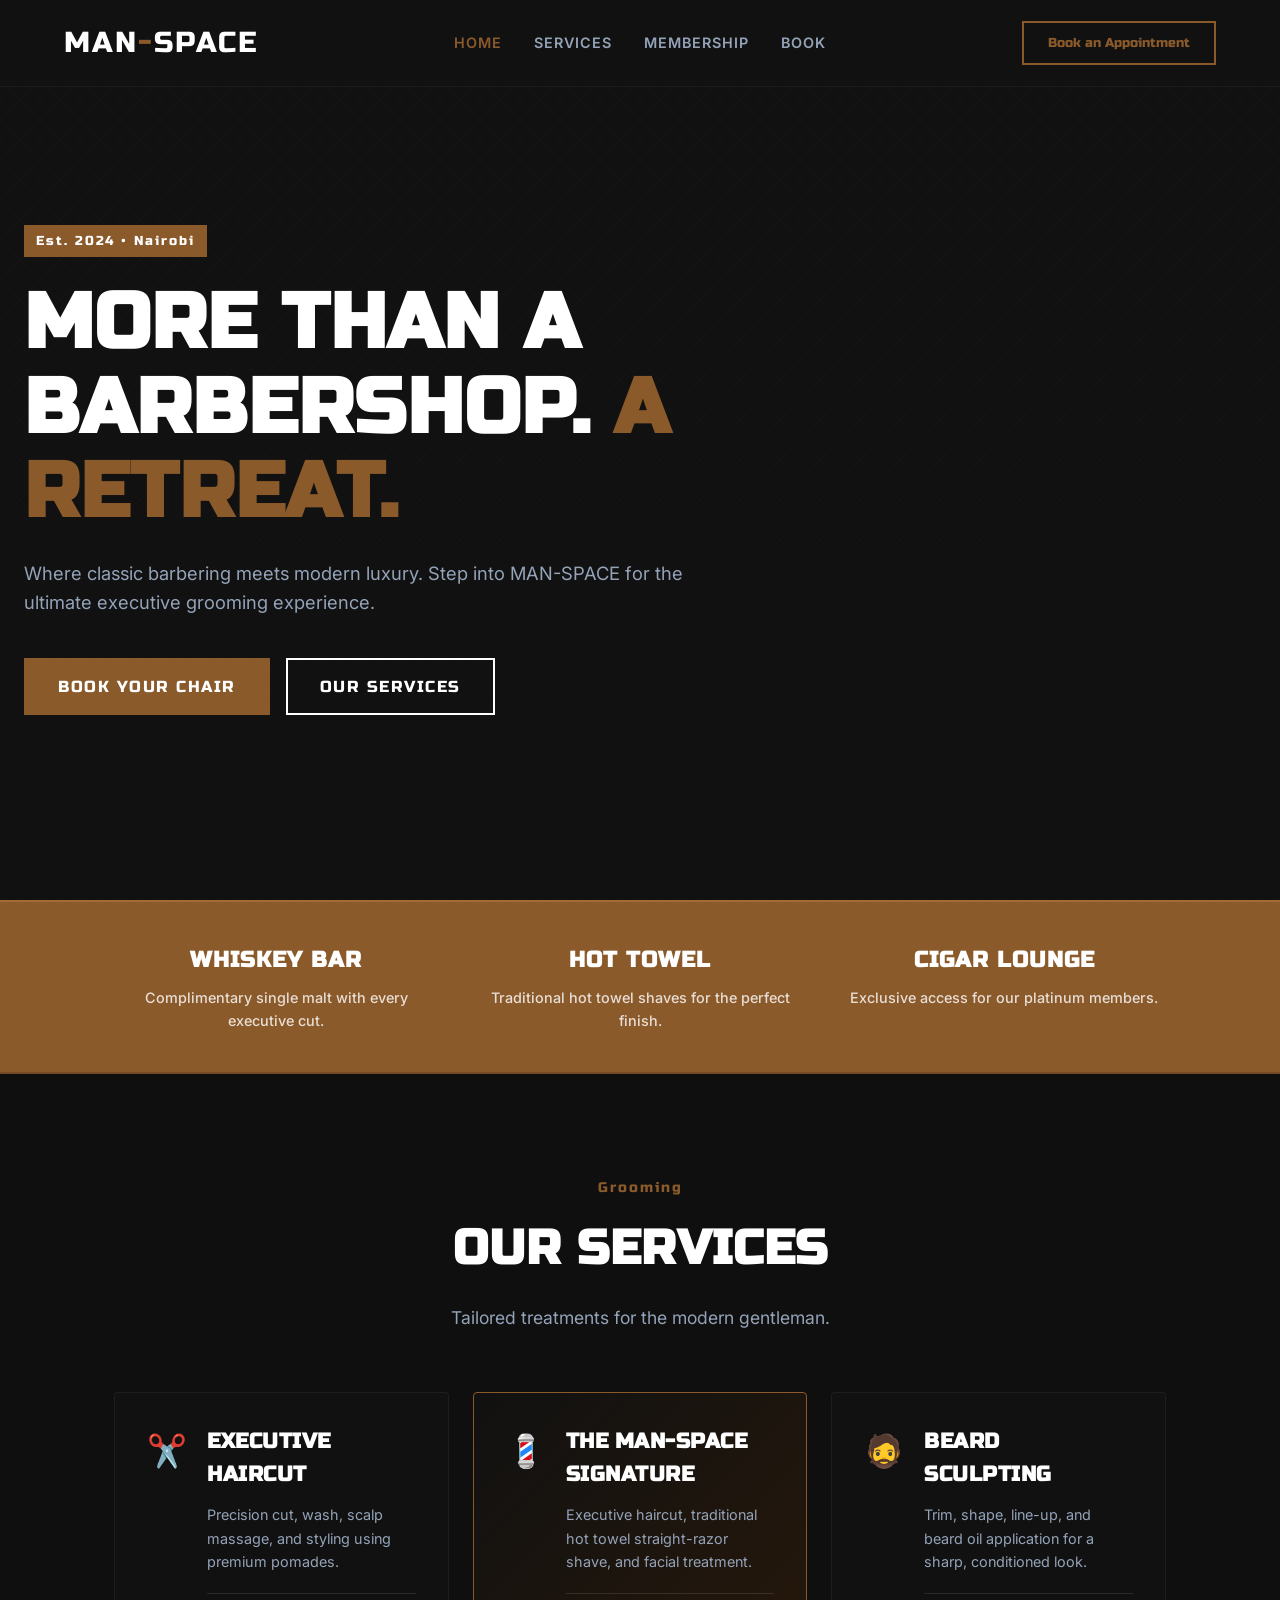
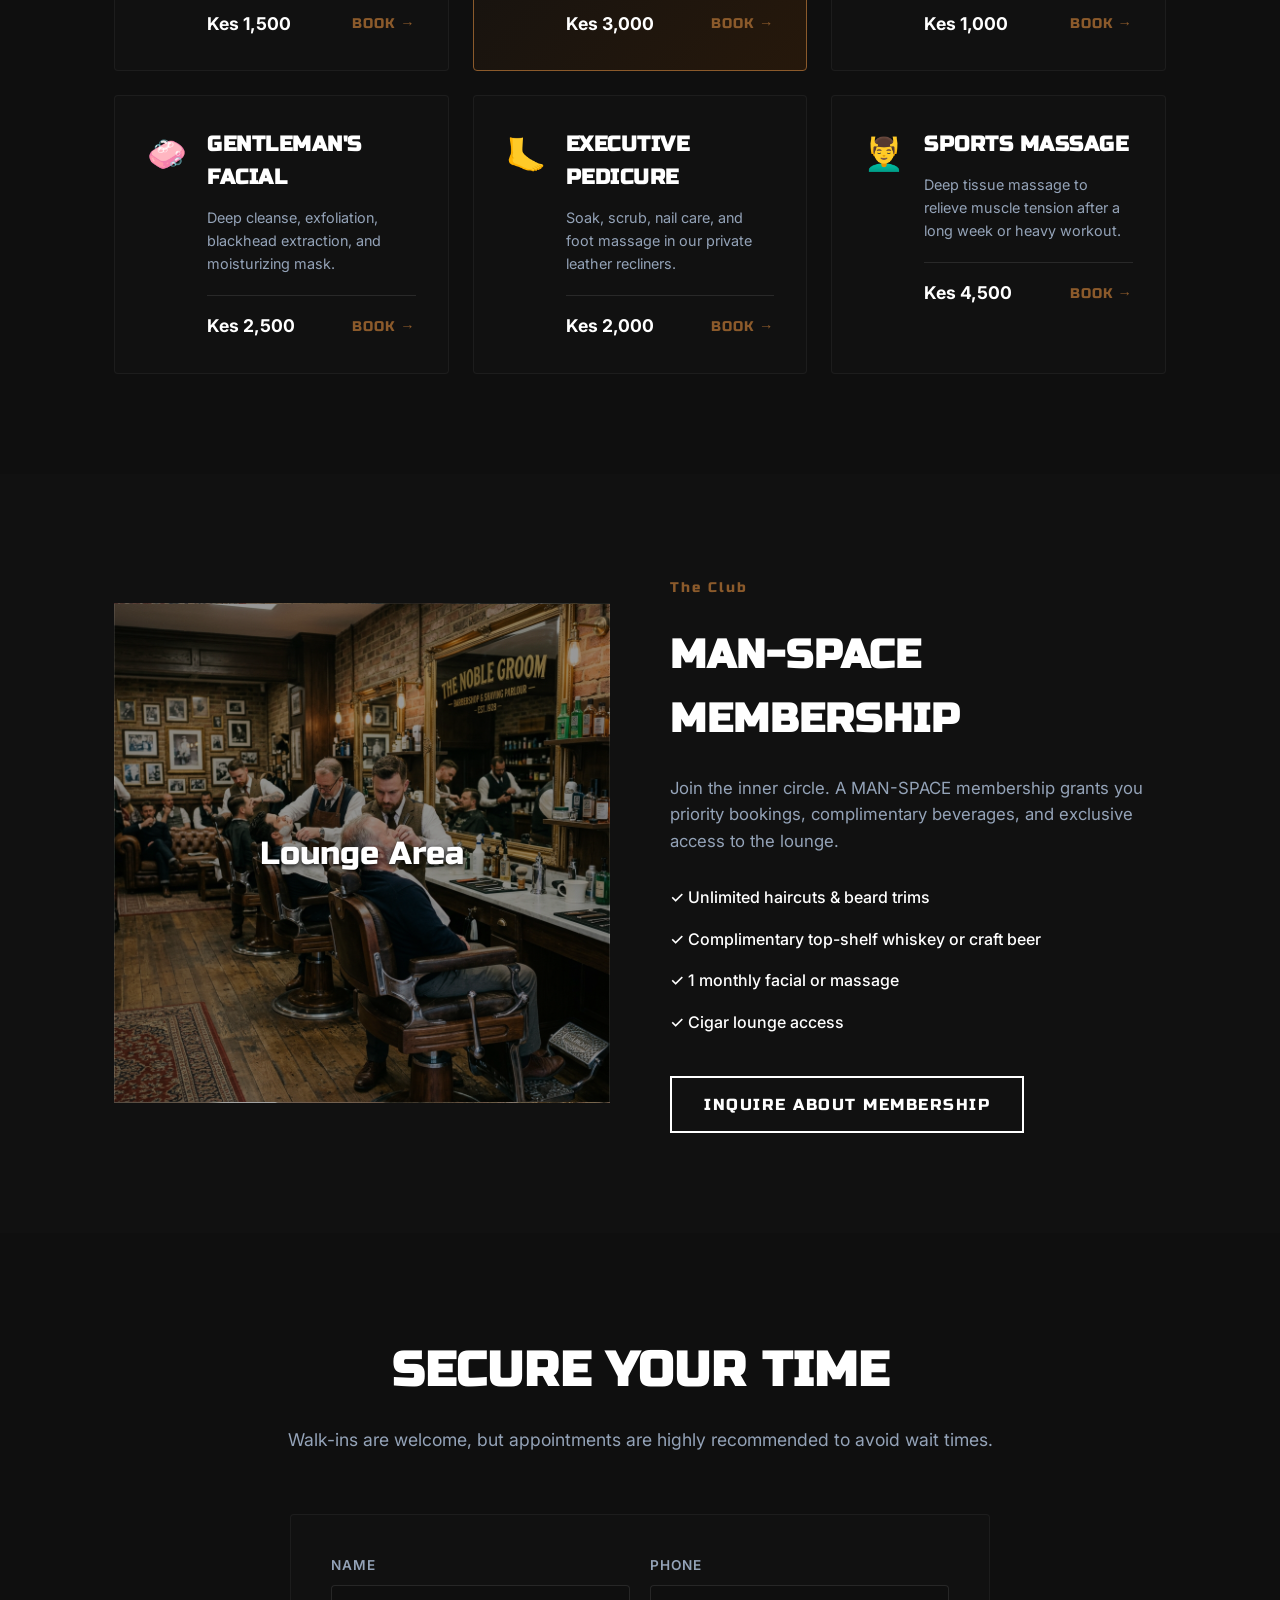
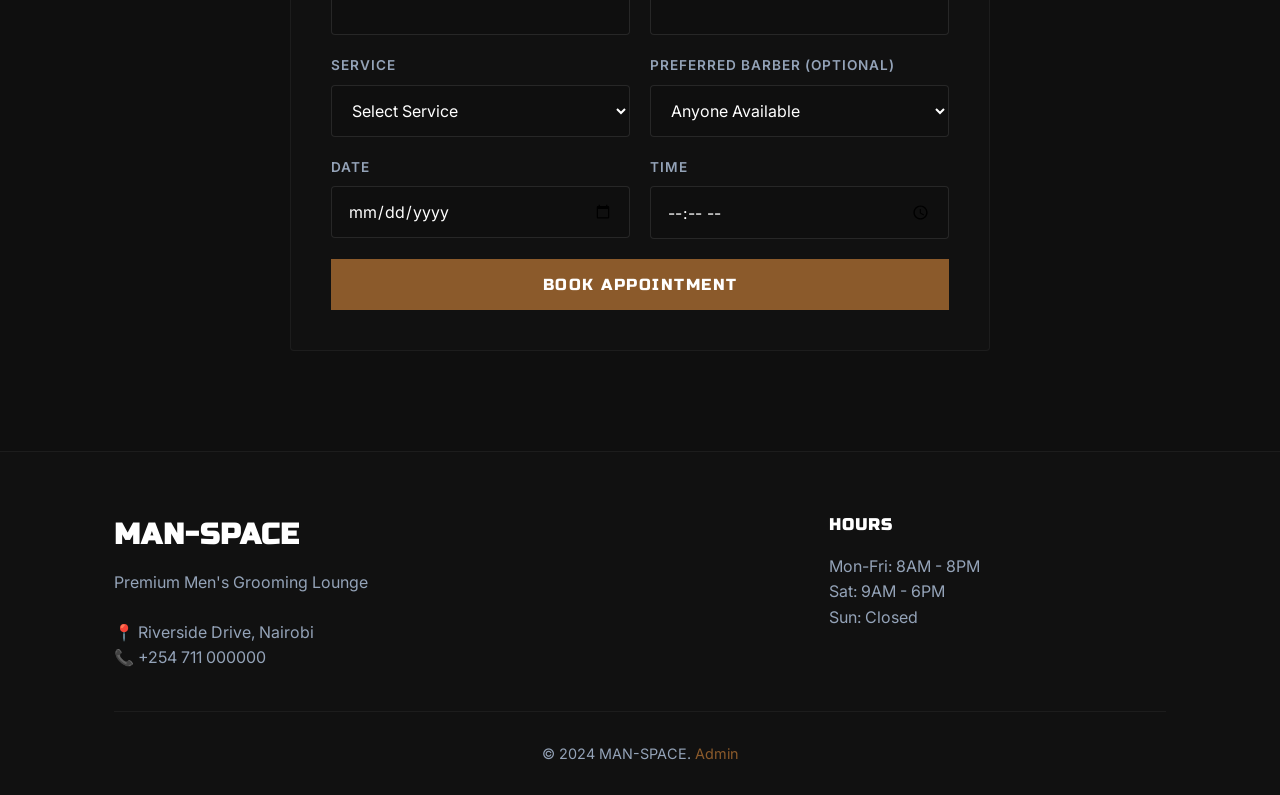
<file: index.html>
<!DOCTYPE html>

<html lang="en">
<head>
<meta charset="utf-8"/><meta content="width=device-width,initial-scale=1.0" name="viewport"/>
<title>MAN-SPACE | Premium Men's Grooming Lounge &amp; Barbershop</title>
<meta content="MAN-SPACE is Nairobi's premier men's grooming lounge. Experience classic barbering, beard styling, and executive grooming in a masculine, refined environment." name="description"/>
<link href="https://fonts.googleapis.com/css2?family=Russo+One&amp;family=Inter:wght@400;500;600;700&amp;display=swap" rel="stylesheet"/>
<link href="style.css" rel="stylesheet"/>
</head>
<body>
<nav class="navbar" id="navbar"><div class="nav-container">
<a class="nav-logo" href="#home">MAN<span class="accent">-</span>SPACE</a>
<ul class="nav-links" id="navLinks"><li><a class="nav-link active" href="#home">Home</a></li><li><a class="nav-link" href="#services">Services</a></li><li><a class="nav-link" href="#membership">Membership</a></li><li><a class="nav-link" href="#booking">Book</a></li></ul>
<a class="nav-cta" href="#booking">Book an Appointment</a>
<button class="hamburger" id="hamburger"><span></span><span></span><span></span></button>
</div></nav>
<header class="hero" id="home">
<div class="hero-bg" style=" background-image: linear-gradient(rgba(0,0,0,0.6), rgba(0,0,0,0.6)), url('https://loremflickr.com/1200/800/barbershop,haircut?lock=100') !important; background-size: cover !important; background-position: center !important;"></div>
<div class="hero-content">
<span class="hero-badge">Est. 2024 • Nairobi</span>
<h1>More Than A<br/>Barbershop. <span class="accent">A Retreat.</span></h1>
<p class="hero-sub">Where classic barbering meets modern luxury. Step into MAN-SPACE for the ultimate executive grooming experience.</p>
<div class="hero-actions">
<a class="btn btn-primary" href="#booking">Book Your Chair</a>
<a class="btn btn-outline" href="#services">Our Services</a>
</div>
</div>
</header>
<section class="banner">
<div class="container">
<div class="b-grid">
<div class="b-item"><h3>Whiskey Bar</h3><p>Complimentary single malt with every executive cut.</p></div>
<div class="b-item"><h3>Hot Towel</h3><p>Traditional hot towel shaves for the perfect finish.</p></div>
<div class="b-item"><h3>Cigar Lounge</h3><p>Exclusive access for our platinum members.</p></div>
</div>
</div>
</section>
<section class="section services-section" id="services">
<div class="container">
<div class="section-header"><span class="tag">Grooming</span><h2>Our Services</h2><p>Tailored treatments for the modern gentleman.</p></div>
<div class="services-grid">
<div class="svc-card">
<div class="svc-icon">✂️</div>
<div class="svc-content">
<h3>Executive Haircut</h3>
<p>Precision cut, wash, scalp massage, and styling using premium pomades.</p>
<div class="svc-price">Kes 1,500 <button class="btn-text" onclick="bookSvc('Executive Haircut')">Book →</button></div>
</div>
</div>
<div class="svc-card featured">
<div class="svc-icon">💈</div>
<div class="svc-content">
<h3>The MAN-SPACE Signature</h3>
<p>Executive haircut, traditional hot towel straight-razor shave, and facial treatment.</p>
<div class="svc-price">Kes 3,000 <button class="btn-text" onclick="bookSvc('The Signature')">Book →</button></div>
</div>
</div>
<div class="svc-card">
<div class="svc-icon">🧔</div>
<div class="svc-content">
<h3>Beard Sculpting</h3>
<p>Trim, shape, line-up, and beard oil application for a sharp, conditioned look.</p>
<div class="svc-price">Kes 1,000 <button class="btn-text" onclick="bookSvc('Beard Sculpting')">Book →</button></div>
</div>
</div>
<div class="svc-card">
<div class="svc-icon">🧼</div>
<div class="svc-content">
<h3>Gentleman's Facial</h3>
<p>Deep cleanse, exfoliation, blackhead extraction, and moisturizing mask.</p>
<div class="svc-price">Kes 2,500 <button class="btn-text" onclick="bookSvc('Gentlemans Facial')">Book →</button></div>
</div>
</div>
<div class="svc-card">
<div class="svc-icon">🦶</div>
<div class="svc-content">
<h3>Executive Pedicure</h3>
<p>Soak, scrub, nail care, and foot massage in our private leather recliners.</p>
<div class="svc-price">Kes 2,000 <button class="btn-text" onclick="bookSvc('Executive Pedicure')">Book →</button></div>
</div>
</div>
<div class="svc-card">
<div class="svc-icon">💆‍♂️</div>
<div class="svc-content">
<h3>Sports Massage</h3>
<p>Deep tissue massage to relieve muscle tension after a long week or heavy workout.</p>
<div class="svc-price">Kes 4,500 <button class="btn-text" onclick="bookSvc('Sports Massage')">Book →</button></div>
</div>
</div>
</div>
</div>
</section>
<section class="section split-section" id="membership">
<div class="container"><div class="split-grid">
<div class="split-img" style="color: white !important; text-shadow: 0 2px 4px rgba(0,0,0,0.8); background-image: linear-gradient(rgba(0,0,0,0.4), rgba(0,0,0,0.4)), url('images/vintage_barber.png') !important; background-size: cover !important; background-position: center !important; color: white !important; text-shadow: 0 2px 4px rgba(0,0,0,0.8);">Lounge Area</div>
<div class="split-content">
<span class="tag">The Club</span>
<h2>MAN-SPACE Membership</h2>
<p>Join the inner circle. A MAN-SPACE membership grants you priority bookings, complimentary beverages, and exclusive access to the lounge.</p>
<ul class="check-list">
<li>✓ Unlimited haircuts &amp; beard trims</li>
<li>✓ Complimentary top-shelf whiskey or craft beer</li>
<li>✓ 1 monthly facial or massage</li>
<li>✓ Cigar lounge access</li>
</ul>
<a class="btn btn-outline" href="#booking" onclick="bookSvc('Membership Inquiry')">Inquire About Membership</a>
</div>
</div></div>
</section>
<section class="section booking-section" id="booking">
<div class="container">
<div class="section-header"><h2>Secure Your Time</h2><p>Walk-ins are welcome, but appointments are highly recommended to avoid wait times.</p></div>
<div class="booking-wrap">
<form class="booking-form" id="bookingForm">
<div class="form-row"><div class="form-group"><label>Name</label><input name="name" required="" type="text"/></div><div class="form-group"><label>Phone</label><input name="phone" required="" type="tel"/></div></div>
<div class="form-row"><div class="form-group"><label>Service</label><select id="svcSelect" name="service" required=""><option value="">Select Service</option><option>Executive Haircut</option><option>The Signature</option><option>Beard Sculpting</option><option>Gentlemans Facial</option><option>Executive Pedicure</option><option>Sports Massage</option><option>Membership Inquiry</option></select></div><div class="form-group"><label>Preferred Barber (Optional)</label><select name="barber"><option value="Any">Anyone Available</option><option value="Mike">Mike (Master Barber)</option><option value="John">John (Fade Specialist)</option></select></div></div>
<div class="form-row"><div class="form-group"><label>Date</label><input name="date" required="" type="date"/></div><div class="form-group"><label>Time</label><input name="time" required="" type="time"/></div></div>
<button class="btn btn-primary btn-full" type="submit">Book Appointment</button>
</form>
</div>
</div>
</section>
<footer class="footer">
<div class="container">
<div class="f-grid">
<div class="f-info"><h3>MAN-SPACE</h3><p>Premium Men's Grooming Lounge</p><p class="mt-4">📍 Riverside Drive, Nairobi</p><p>📞 +254 711 000000</p></div>
<div class="f-hours"><h4>Hours</h4><p>Mon-Fri: 8AM - 8PM</p><p>Sat: 9AM - 6PM</p><p>Sun: Closed</p></div>
</div>
<div class="f-bottom"><p>© 2024 MAN-SPACE. <a href="admin.html">Admin</a></p></div>
</div>
</footer>
<div class="toast" id="toast"></div>
<script src="script.js"></script>
</body></html>
</file>
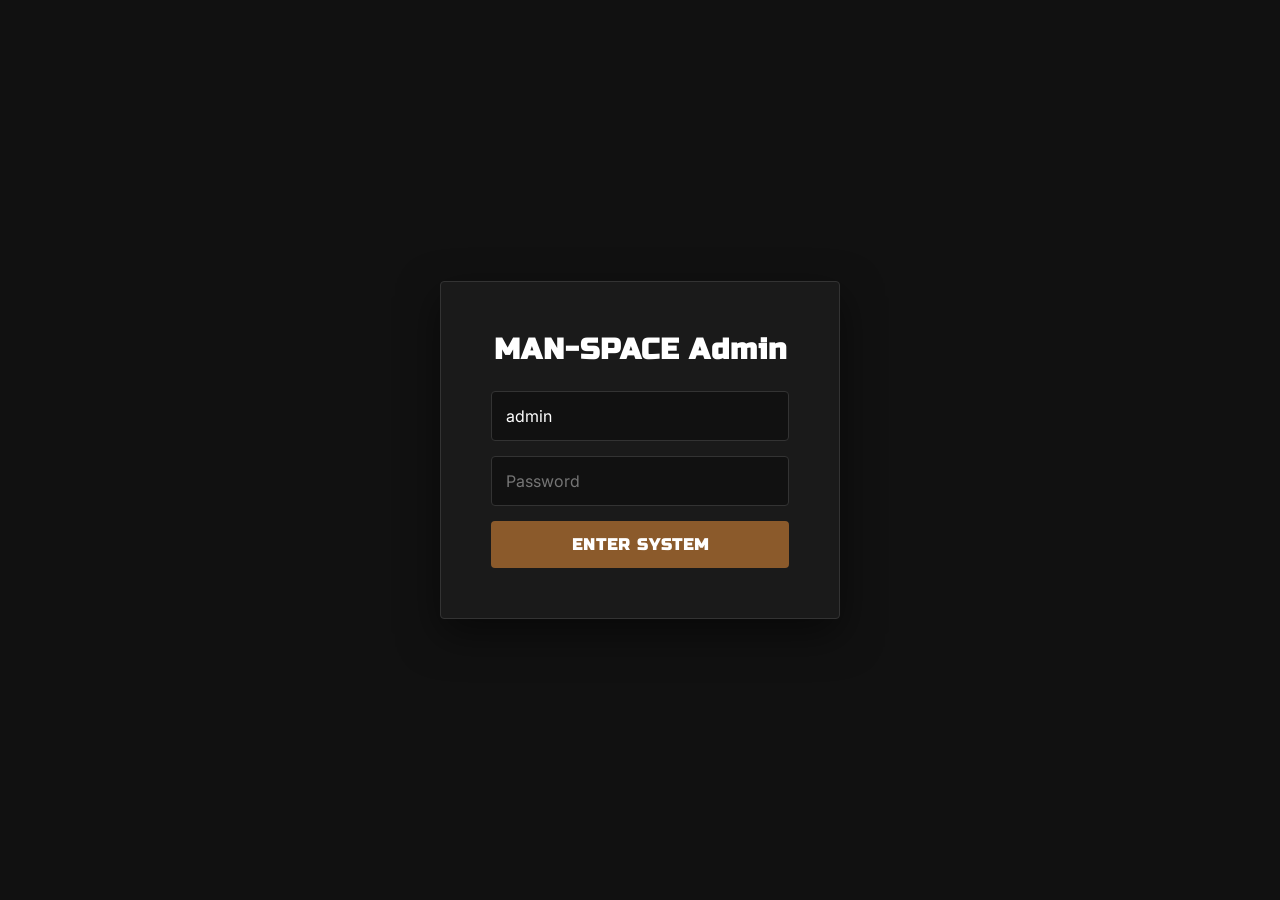
<file: admin.html>
<!DOCTYPE html><html lang="en"><head><meta charset="UTF-8"><meta name="viewport" content="width=device-width,initial-scale=1.0"><title>MAN-SPACE Admin</title>
<link href="https://fonts.googleapis.com/css2?family=Russo+One&family=Inter:wght@400;500;600&display=swap" rel="stylesheet">
<style>*{margin:0;padding:0;box-sizing:border-box}body{font-family:'Inter',sans-serif;background:#0f0f0f;color:#e2e8f0}h1,h2{font-family:'Russo One',sans-serif;letter-spacing:1px}
.login{min-height:100vh;display:flex;align-items:center;justify-content:center;background:#111}.lb{background:#1a1a1a;padding:50px;border:1px solid #333;border-radius:4px;max-width:400px;width:100%;text-align:center;box-shadow:0 15px 40px rgba(0,0,0,0.5)}.lb h2{color:#fff;margin-bottom:24px;font-size:1.8rem}.lb input{width:100%;padding:14px;border:1px solid #333;background:#111;color:#fff;border-radius:4px;margin-bottom:15px;font-size:1rem;font-family:'Inter',sans-serif}.lb button{width:100%;padding:14px;background:#8B5A2B;color:white;border:none;border-radius:4px;font-weight:600;cursor:pointer;font-size:1rem;font-family:'Russo One',sans-serif;text-transform:uppercase;letter-spacing:1px;transition:0.3s}.lb button:hover{background:#6e4722}
.dash{display:none}.dh{background:#111;color:white;padding:25px 40px;display:flex;justify-content:space-between;align-items:center;flex-wrap:wrap;gap:15px;border-bottom:1px solid #333}.dh h1{font-size:1.6rem;color:#8B5A2B}.dh button,.dh a{padding:10px 24px;border-radius:4px;border:1px solid #8B5A2B;cursor:pointer;font-size:0.85rem;color:#8B5A2B;background:transparent;text-decoration:none;font-family:'Russo One',sans-serif;text-transform:uppercase;letter-spacing:1px;transition:0.3s}.dh button:hover,.dh a:hover{background:#8B5A2B;color:white}.be{background:#8B5A2B!important;color:white!important}
.stats{display:grid;grid-template-columns:repeat(3,1fr);gap:30px;padding:40px}.sc{background:#111;padding:30px;border-radius:4px;border:1px solid #333;border-left:4px solid #8B5A2B}.sl{font-size:0.85rem;color:#94a3b8;text-transform:uppercase;letter-spacing:1px;font-weight:600}.sv{font-size:2.8rem;font-family:'Russo One',sans-serif;margin-top:10px;color:#fff}
.tw{padding:0 40px 40px;overflow-x:auto}table{width:100%;border-collapse:collapse;background:#111;border-radius:4px;overflow:hidden;border:1px solid #333}th{background:#1a1a1a;color:#94a3b8;padding:20px;text-align:left;font-size:0.85rem;text-transform:uppercase;letter-spacing:1px;border-bottom:1px solid #333}td{padding:18px 20px;border-bottom:1px solid #222;font-size:0.95rem}
select.st{padding:8px 12px;border:1px solid #333;border-radius:4px;font-family:'Inter',sans-serif;background:#0f0f0f;color:#fff;outline:none}.del{background:none;border:none;color:#ef4444;cursor:pointer;font-size:0.85rem;text-transform:uppercase;letter-spacing:1px;font-weight:600;font-family:'Russo One',sans-serif}
@media(max-width:768px){.stats{grid-template-columns:1fr}}</style></head>
<body>
<div class="login" id="ls"><div class="lb"><h2>MAN-SPACE Admin</h2><input type="text" id="u" value="admin"><input type="password" id="p" placeholder="Password"><button onclick="login()">Enter System</button></div></div>
<div class="dash" id="dash">
<div class="dh"><h1>Lounge Control</h1><div><button class="be" onclick="exp()">Export</button> <a href="index.html">View Site</a> <button onclick="logout()">Logout</button></div></div>
<div class="stats"><div class="sc"><div class="sl">Total Bookings</div><div class="sv" id="st">0</div></div><div class="sc"><div class="sl">Pending</div><div class="sv" id="sn" style="color:#8B5A2B">0</div></div><div class="sc"><div class="sl">Confirmed</div><div class="sv" id="sd" style="color:#10b981">0</div></div></div>
<div class="tw"><table><thead><tr><th>Date Rec'd</th><th>Client</th><th>Phone</th><th>Service</th><th>Barber</th><th>Pref Date</th><th>Time</th><th>Status</th><th></th></tr></thead><tbody id="tb"></tbody></table></div></div>
<script>
const K='manspace_bookings';if(sessionStorage.getItem('manspace_admin')==='true')showD();
function login(){if(document.getElementById('u').value==='admin'&&document.getElementById('p').value==='admin123'){sessionStorage.setItem('manspace_admin','true');showD()}else alert('Invalid credentials')}
function logout(){sessionStorage.removeItem('manspace_admin');location.reload()}
function showD(){document.getElementById('ls').style.display='none';document.getElementById('dash').style.display='block';render()}
function gd(){return JSON.parse(localStorage.getItem(K)||'[]').sort((a,b)=>new Date(b.submittedAt)-new Date(a.submittedAt))}
function sv(d){localStorage.setItem(K,JSON.stringify(d))}
function render(){const d=gd();document.getElementById('st').textContent=d.length;document.getElementById('sn').textContent=d.filter(x=>x.status==='Pending').length;document.getElementById('sd').textContent=d.filter(x=>x.status==='Confirmed').length;
document.getElementById('tb').innerHTML=d.map(i=>`<tr><td>${new Date(i.submittedAt).toLocaleDateString('en-GB')}</td><td><strong>${i.name||'—'}</strong></td><td>${i.phone||'—'}</td><td>${i.service||'—'}</td><td>${i.barber||'—'}</td><td>${i.date||'—'}</td><td>${i.time||'—'}</td><td><select class="st" onchange="upd(${i.id},this.value)">${['Pending','Contacted','Confirmed','Completed'].map(s=>`<option ${i.status===s?'selected':''}>${s}</option>`).join('')}</select></td><td><button class="del" onclick="del(${i.id})">Drop</button></td></tr>`).join('')}
function upd(id,s){const d=gd();const i=d.find(x=>x.id===id);if(i){i.status=s;sv(d);render()}}
function del(id){if(!confirm('Drop this booking?'))return;sv(gd().filter(x=>x.id!==id));render()}
function exp(){const d=gd();if(!d.length)return alert('No data');const h=['Received','Name','Phone','Service','Barber','Pref Date','Time','Status'];const r=d.map(i=>[new Date(i.submittedAt).toLocaleDateString(),i.name,i.phone,i.service,i.barber,i.date,i.time,i.status]);const c=[h,...r].map(r=>r.map(c=>`"${(c||'').replace(/"/g,'""')}"`).join(',')).join('\n');const b=new Blob([c],{type:'text/csv'});const a=document.createElement('a');a.href=URL.createObjectURL(b);a.download='manspace_bookings.csv';a.click()}
document.getElementById('p').addEventListener('keydown',e=>{if(e.key==='Enter')login()});
</script></body></html>
</file>
<file: style.css>
/* MAN-SPACE — Slate Gray #334155 | Wood Brown #8B5A2B | Matte Black #111111 */
*,*::before,*::after{margin:0;padding:0;box-sizing:border-box}
:root{--primary:#111111;--primary-light:#222222;--accent:#8B5A2B;--accent-hover:#6e4722;--slate:#334155;--bg:#0f0f0f;--white:#ffffff;--text:#e2e8f0;--text-light:#94a3b8;--shadow:0 4px 20px rgba(0,0,0,0.6);--radius:4px;--transition:0.3s ease}
html{scroll-behavior:smooth}body{font-family:'Inter',sans-serif;background:var(--bg);color:var(--text);line-height:1.6;overflow-x:hidden}
h1,h2,h3,h4{font-family:'Russo One',sans-serif;letter-spacing:1px;color:var(--white);text-transform:uppercase}
.container{max-width:1100px;margin:0 auto;padding:0 24px}a{text-decoration:none;color:inherit;transition:var(--transition)}

.btn{display:inline-flex;align-items:center;padding:14px 32px;font-family:'Russo One',sans-serif;font-size:1rem;letter-spacing:1.5px;text-transform:uppercase;border:2px solid transparent;cursor:pointer;transition:var(--transition)}
.btn-primary{background:var(--accent);color:var(--white)}.btn-primary:hover{background:var(--accent-hover);border-color:var(--accent-hover)}
.btn-outline{background:transparent;color:var(--white);border-color:var(--white)}.btn-outline:hover{background:var(--white);color:var(--primary)}
.btn-text{background:none;border:none;color:var(--accent);font-family:'Russo One',sans-serif;font-size:0.9rem;text-transform:uppercase;letter-spacing:1px;cursor:pointer}.btn-text:hover{color:var(--white)}
.btn-full{width:100%;justify-content:center}

.navbar{position:fixed;top:0;left:0;right:0;z-index:1000;padding:20px 0;transition:var(--transition);background:var(--primary);border-bottom:1px solid rgba(255,255,255,0.05)}.navbar.scrolled{padding:12px 0}
.nav-container{max-width:1200px;margin:0 auto;padding:0 24px;display:flex;align-items:center;justify-content:space-between}
.nav-logo{font-family:'Russo One',sans-serif;font-size:1.8rem;color:var(--white);letter-spacing:2px}.nav-logo .accent{color:var(--accent)}
.nav-links{display:flex;list-style:none;gap:32px}.nav-link{color:var(--text-light);font-size:0.9rem;font-weight:600;text-transform:uppercase;letter-spacing:1px}.nav-link:hover,.nav-link.active{color:var(--accent)}
.nav-cta{padding:10px 24px;border:2px solid var(--accent);color:var(--accent);font-family:'Russo One',sans-serif;font-size:0.8rem}.nav-cta:hover{background:var(--accent);color:var(--white)}
.hamburger{display:none;background:none;border:none;cursor:pointer;padding:8px}.hamburger span{display:block;width:24px;height:2px;background:var(--white);margin:5px 0;transition:var(--transition)}

.hero{min-height:100vh;display:flex;align-items:center;padding:120px 24px 80px;position:relative;background:linear-gradient(rgba(17,17,17,0.8),rgba(17,17,17,0.95)),url('data:image/svg+xml;utf8,<svg width="20" height="20" xmlns="http://www.w3.org/2000/svg"><rect width="20" height="20" fill="%23111"/><path d="M0 0l20 20M20 0L0 20" stroke="%23222" stroke-width="1"/></svg>')}
.hero-content{position:relative;z-index:2;max-width:700px;width:100%}
.hero-badge{display:inline-block;padding:6px 12px;background:var(--accent);color:var(--white);font-family:'Russo One',sans-serif;font-size:0.8rem;letter-spacing:2px;margin-bottom:24px}
.hero h1{font-size:clamp(3rem,6vw,5rem);line-height:1.1;margin-bottom:24px;color:var(--white)}.hero h1 .accent{color:var(--accent)}
.hero-sub{font-size:1.15rem;color:var(--text-light);margin-bottom:40px}
.hero-actions{display:flex;gap:16px;flex-wrap:wrap}

.banner{background:var(--accent);padding:40px 0;color:var(--white);border-top:2px solid #a36a33;border-bottom:2px solid #734a23}
.b-grid{display:grid;grid-template-columns:repeat(3,1fr);gap:40px;text-align:center}
.b-item h3{font-size:1.4rem;margin-bottom:8px}.b-item p{font-size:0.9rem;font-weight:500;color:rgba(255,255,255,0.8)}

.section{padding:100px 0}
.section-header{margin-bottom:60px;text-align:center}
.tag{display:inline-block;color:var(--accent);font-family:'Russo One',sans-serif;font-size:0.9rem;letter-spacing:2px;margin-bottom:12px}
.section-header h2{font-size:clamp(2rem,4vw,3rem);margin-bottom:16px}.section-header p{color:var(--text-light);font-size:1.1rem}

.services-section{background:var(--bg)}
.services-grid{display:grid;grid-template-columns:repeat(auto-fit,minmax(300px,1fr));gap:24px}
.svc-card{background:var(--primary);padding:32px;border-radius:var(--radius);border:1px solid rgba(255,255,255,0.05);transition:var(--transition);display:flex;gap:20px}
.svc-card:hover{transform:translateY(-5px);border-color:var(--accent);box-shadow:var(--shadow)}
.svc-card.featured{border-color:var(--accent);background:linear-gradient(135deg,var(--primary) 0%,#26180b 100%)}
.svc-icon{font-size:2rem}
.svc-content{flex:1}
.svc-content h3{font-size:1.3rem;margin-bottom:12px;letter-spacing:0.5px}.svc-content p{color:var(--text-light);font-size:0.9rem;margin-bottom:20px}
.svc-price{display:flex;justify-content:space-between;align-items:center;font-weight:700;color:var(--white);font-size:1.1rem;border-top:1px solid rgba(255,255,255,0.1);padding-top:16px}

.split-section{background:var(--primary)}
.split-grid{display:grid;grid-template-columns:1fr 1fr;gap:60px;align-items:center}
.split-img{height:500px;background:var(--slate);display:flex;align-items:center;justify-content:center;color:rgba(255,255,255,0.2);font-family:'Russo One',sans-serif;font-size:2rem;border:1px solid rgba(255,255,255,0.1)}
.split-content h2{font-size:2.5rem;margin:12px 0 24px}.split-content p{color:var(--text-light);font-size:1.05rem;margin-bottom:30px}
.check-list{list-style:none;margin-bottom:40px}.check-list li{margin-bottom:16px;color:var(--white);font-weight:500;display:flex;align-items:center;gap:12px}

.booking-section{background:var(--bg)}
.booking-wrap{max-width:700px;margin:0 auto;background:var(--primary);padding:40px;border-radius:var(--radius);border:1px solid rgba(255,255,255,0.05)}
.form-row{display:grid;grid-template-columns:1fr 1fr;gap:20px}.form-group{margin-bottom:20px}
.form-group label{display:block;margin-bottom:8px;font-weight:600;color:var(--text-light);text-transform:uppercase;letter-spacing:1px;font-size:0.85rem}
.form-group input,.form-group select{width:100%;padding:14px 16px;border:1px solid rgba(255,255,255,0.1);background:var(--bg);color:var(--white);font-family:'Inter',sans-serif;font-size:1rem;border-radius:var(--radius);transition:var(--transition)}
.form-group input:focus,.form-group select:focus{outline:none;border-color:var(--accent)}

.footer{background:var(--primary);color:var(--text-light);padding:60px 0 30px;border-top:1px solid rgba(255,255,255,0.05)}
.f-grid{display:grid;grid-template-columns:2fr 1fr;gap:40px;margin-bottom:40px}
.f-info h3{font-size:1.8rem;margin-bottom:12px}.f-hours h4{margin-bottom:16px}.mt-4{margin-top:24px}
.f-bottom{text-align:center;padding-top:30px;border-top:1px solid rgba(255,255,255,0.05);font-size:0.9rem}.f-bottom a{color:var(--accent)}

.toast{position:fixed;bottom:40px;left:50%;transform:translateX(-50%) translateY(20px);background:var(--accent);color:var(--white);padding:16px 32px;font-family:'Russo One',sans-serif;font-size:0.9rem;letter-spacing:1px;z-index:3000;opacity:0;transition:var(--transition);pointer-events:none;box-shadow:var(--shadow)}.toast.show{opacity:1;transform:translateX(-50%) translateY(0)}

@media(max-width:992px){.b-grid{grid-template-columns:1fr}}
@media(max-width:768px){.nav-links{display:none;flex-direction:column;position:absolute;top:100%;left:0;right:0;background:var(--primary);padding:24px;border-bottom:1px solid rgba(255,255,255,0.1)}.nav-links.active{display:flex}.nav-cta{display:none}.hamburger{display:block}.split-grid{grid-template-columns:1fr}.form-row{grid-template-columns:1fr}.f-grid{grid-template-columns:1fr}.booking-wrap{padding:24px}}
</file>
